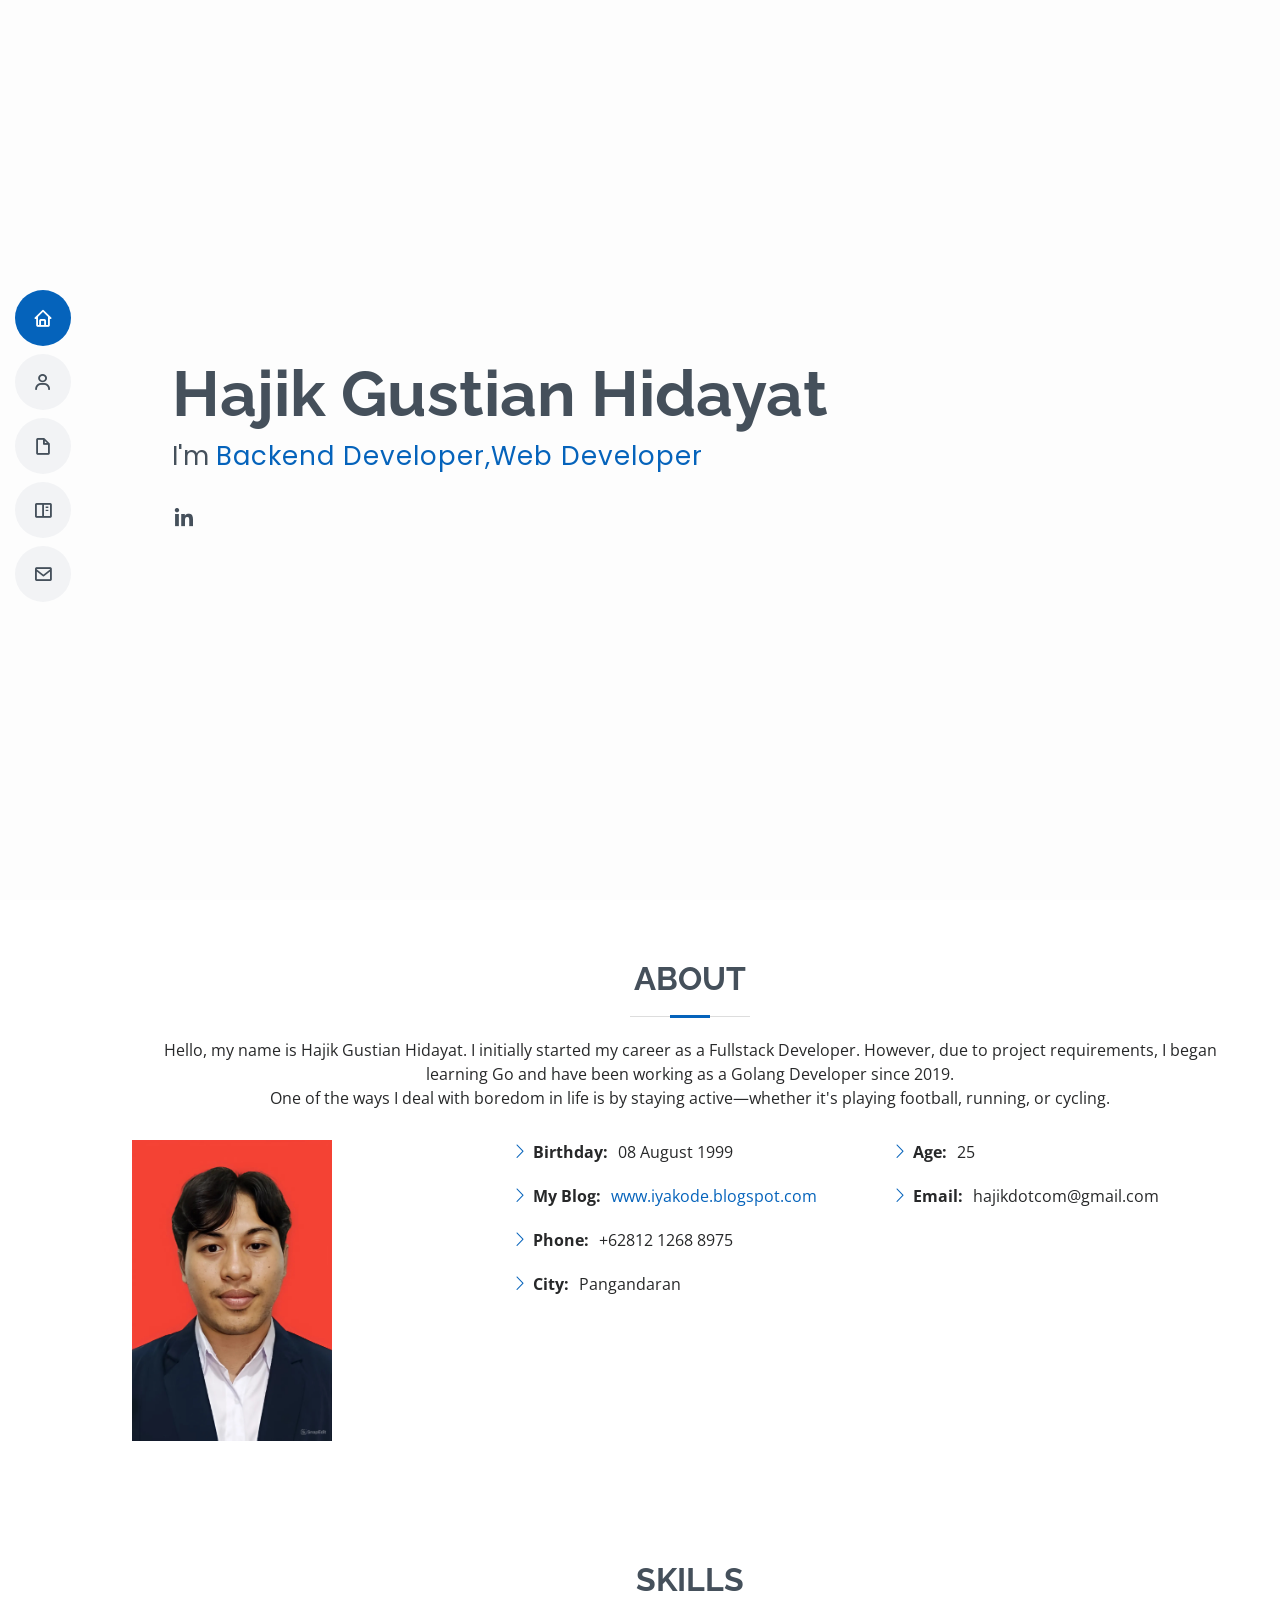
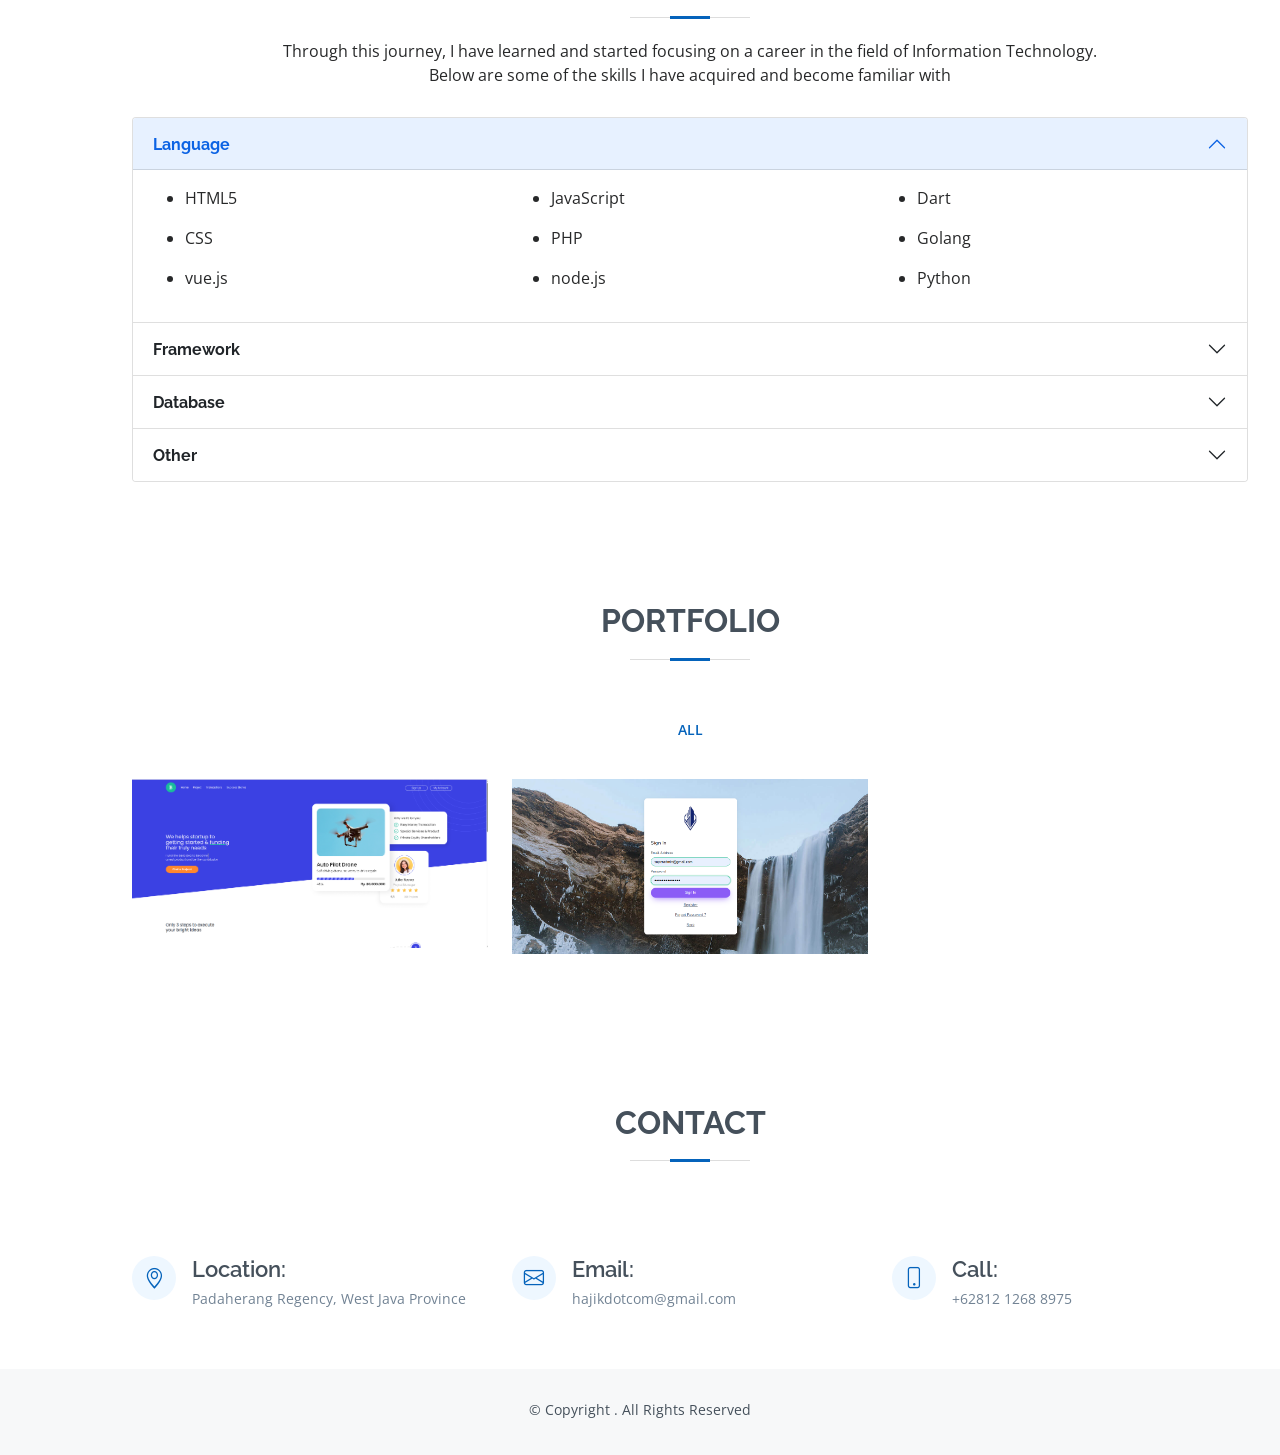
<file: index.html>
<!DOCTYPE html>
<html lang="en">
  <head>
    <meta charset="utf-8" />
    <meta content="width=device-width, initial-scale=1.0" name="viewport" />

    <title>Portofolio</title>
    <meta content="" name="description" />
    <meta content="" name="keywords" />

    <!-- Favicons -->
<!--     <link href="assets/img/favicon.png" rel="icon" />
    <link href="assets/img/apple-touch-icon.png" rel="apple-touch-icon" /> -->

    <!-- Google Fonts -->
    <link
      href="https://fonts.googleapis.com/css?family=Open+Sans:300,300i,400,400i,600,600i,700,700i|Raleway:300,300i,400,400i,500,500i,600,600i,700,700i|Poppins:300,300i,400,400i,500,500i,600,600i,700,700i"
      rel="stylesheet"
    />

    <!-- Vendor CSS Files -->
    <link href="assets/vendor/aos/aos.css" rel="stylesheet" />
    <link
      href="assets/vendor/bootstrap/css/bootstrap.min.css"
      rel="stylesheet"
    />
    <link
      href="assets/vendor/bootstrap-icons/bootstrap-icons.css"
      rel="stylesheet"
    />
    <link href="assets/vendor/boxicons/css/boxicons.min.css" rel="stylesheet" />
    <link
      href="assets/vendor/glightbox/css/glightbox.min.css"
      rel="stylesheet"
    />
    <link href="assets/vendor/swiper/swiper-bundle.min.css" rel="stylesheet" />

    <!-- Template Main CSS File -->
    <link href="assets/css/style.css" rel="stylesheet" />

    <!-- =======================================================
  * Template Name: MyResume - v4.6.0
  * Template URL: https://bootstrapmade.com/free-html-bootstrap-template-my-resume/
  * Author: BootstrapMade.com
  * License: https://bootstrapmade.com/license/
  ======================================================== -->
  </head>

  <body>
    <!-- ======= Mobile nav toggle button ======= -->
    <!-- <button type="button" class="mobile-nav-toggle d-xl-none"><i class="bi bi-list mobile-nav-toggle"></i></button> -->
    <i class="bi bi-list mobile-nav-toggle d-xl-none"></i>
    <!-- ======= Header ======= -->
    <header id="header" class="d-flex flex-column justify-content-center">
      <nav id="navbar" class="navbar nav-menu">
        <ul>
          <li>
            <a href="#hero" class="nav-link scrollto active"
              ><i class="bx bx-home"></i> <span>Home</span></a
            >
          </li>
          <li>
            <a href="#about" class="nav-link scrollto"
              ><i class="bx bx-user"></i> <span>About</span></a
            >
          </li>
          <li>
            <a href="#resume" class="nav-link scrollto"
              ><i class="bx bx-file-blank"></i> <span>Resume</span></a
            >
          </li>
          <li>
            <a href="#portfolio" class="nav-link scrollto"
              ><i class="bx bx-book-content"></i> <span>Portfolio</span></a
            >
          </li>
          <!-- <li><a href="#services" class="nav-link scrollto"><i class="bx bx-server"></i> <span>Services</span></a></li> -->
          <li>
            <a href="#contact" class="nav-link scrollto"
              ><i class="bx bx-envelope"></i> <span>Contact</span></a
            >
          </li>
        </ul>
      </nav>
      <!-- .nav-menu -->
    </header>
    <!-- End Header -->

    <!-- ======= Hero Section ======= -->
    <section id="hero" class="d-flex flex-column justify-content-center">
      <div class="container" data-aos="zoom-in" data-aos-delay="100">
        <h1>Hajik Gustian Hidayat</h1>
        <p>
          I'm
          <span class="" data-typed-items="Backend Developer, Web Developer">Backend Developer,Web Developer</span>
        </p>
        <div class="social-links">
          <!-- <a href="#" class="twitter"><i class="bx bxl-twitter"></i></a> -->
          <!-- <a href="#" class="facebook"><i class="bx bxl-facebook"></i></a> -->
          <!-- <a href="#" class="instagram"><i class="bx bxl-instagram"></i></a> -->
          <!-- <a href="#" class="google-plus"><i class="bx bxl-skype"></i></a> -->
          <a href="https://www.linkedin.com/in/hajik-gustian-hidayat-6ab575162/" class="linkedin"><i class="bx bxl-linkedin"></i></a>
        </div>
      </div>
    </section>
    <!-- End Hero -->

    <main id="main">
      <!-- ======= About Section ======= -->
      <section id="about" class="about">
        <div class="container" data-aos="fade-up">
          <div class="section-title">
            <h2>About</h2>
            <p>
             Hello, my name is Hajik Gustian Hidayat. I initially started my career as a Fullstack Developer. However, due to project requirements, I began learning Go and have been working as a Golang Developer since 2019. <br> One of the ways I deal with boredom in life is by staying active—whether it's playing football, running, or cycling.
            </p>
          </div>

          <div class="row">
            <div class="col-lg-4">
              <img src="assets/img/profil.jpg" class="img-fluid" alt="" style="max-width: 200px;" />
            </div>
            <div class="col-lg-8 pt-4 pt-lg-0 content">
              <!-- <h3>Web Developer.</h3>
              <p class="fst-italic">
                Lorem ipsum dolor sit amet, consectetur adipiscing elit, sed do
                eiusmod tempor incididunt ut labore et dolore magna aliqua.
              </p> -->
              <div class="row">
                <div class="col-lg-6">
                  <ul>
                    <li>
                      <i class="bi bi-chevron-right"></i>
                      <strong>Birthday:</strong> <span>08 August 1999</span>
                    </li>
                    <li>
                      <i class="bi bi-chevron-right"></i>
                      <strong>My Blog:</strong>
                      <span><a href="www.iyakode.blogspot.com">www.iyakode.blogspot.com</a></span>
                    </li>
                    <li>
                      <i class="bi bi-chevron-right"></i>
                      <strong>Phone:</strong> <span>+62812 1268 8975</span>
                    </li>
                    <li>
                      <i class="bi bi-chevron-right"></i>
                      <strong>City:</strong> <span>Pangandaran</span>
                    </li>
                  </ul>
                </div>
                <div class="col-lg-6">
                  <ul>
                    <li>
                      <i class="bi bi-chevron-right"></i> <strong>Age:</strong>
                      <span>25</span>
                    </li>
                    <!-- <li><i class="bi bi-chevron-right"></i> <strong>Degree:</strong> <span>Master</span></li> -->
                    <li>
                      <i class="bi bi-chevron-right"></i>
                      <strong>Email:</strong>
                      <span>hajikdotcom@gmail.com</span>
                    </li>
                  </ul>
                </div>
              </div>
            </div>
          </div>
        </div>
      </section>
      <!-- End About Section -->

      <!-- ======= Skills Section ======= -->
      <section id="skills" class="skills section-bg">
        <div class="container" data-aos="fade-up">
          <div class="section-title">
            <h2>Skills</h2>
            <p>
              Through this journey, I have learned and started focusing on a career in the field of Information Technology. <br>
              Below are some of the skills I have acquired and become familiar with
            </p>
          </div>

          <div class="row skills-content">
            <div class="col-lg-12">
              <div class="accordion" id="accordionPanelsStayOpenExample">
                <div class="accordion-item">
                  <h2 class="accordion-header">
                    <button class="accordion-button" type="button" data-bs-toggle="collapse" data-bs-target="#panelsStayOpen-collapseOne" aria-expanded="true" aria-controls="panelsStayOpen-collapseOne">
                      <strong>Language</strong>
                    </button>
                  </h2>
                  <div id="panelsStayOpen-collapseOne" class="accordion-collapse collapse show">
                    <div class="accordion-body">
                      <div class="row">
                        <div class="col-lg-4">
                          <ul><li>HTML5</li></ul>
                          <ul><li>CSS</li></ul>
                          <ul><li>vue.js</li></ul>
                        </div>
                        <div class="col-lg-4">
                          <ul><li>JavaScript</li></ul>
                          <ul><li>PHP</li></ul>
                          <ul><li>node.js</li></ul>
                        </div>
                        <div class="col-lg-4">
                          <ul><li>Dart</li></ul>
                          <ul><li>Golang</li></ul>
                          <ul><li>Python</li></ul>
                        </div>
                      </div>
                    </div>
                  </div>
                </div>
                <div class="accordion-item">
                  <h2 class="accordion-header">
                    <button class="accordion-button collapsed" type="button" data-bs-toggle="collapse" data-bs-target="#panelsStayOpen-collapseTwo" aria-expanded="false" aria-controls="panelsStayOpen-collapseTwo">
                      <strong>Framework</strong>
                    </button>
                  </h2>
                  <div id="panelsStayOpen-collapseTwo" class="accordion-collapse collapse">
                    <div class="accordion-body">
                      <div class="row">
                        <div class="col-lg-4">
                          <ul><li>Bootstrap</li></ul>
                          <ul><li>Tailwind</li></ul>
                          <ul><li>jQuery</li></ul>
                          <ul><li>Ajax</li></ul>
                          <ul><li>Nuxtjs</li></ul>
                        </div>
                        <div class="col-lg-4">
                          <ul><li>Laravel (PHP)</li></ul>
                          <ul><li>CodeIgniter (PHP)</li></ul>
                          <ul><li>Flutter (DART)</li></ul>
                        </div>
                        <div class="col-lg-4">
                          <ul><li>Echo  (Golang)</li></ul>
                          <ul><li>Fiber (Golang)</li></ul>
                          <ul><li>Beego (Golang)</li></ul>
                          <ul><li>Gin (Golang)</li></ul>
                        </div>
                      </div>
                    </div>
                  </div>
                </div>
                <div class="accordion-item">
                  <h2 class="accordion-header">
                    <button class="accordion-button collapsed" type="button" data-bs-toggle="collapse" data-bs-target="#panelsStayOpen-collapseThree" aria-expanded="false" aria-controls="panelsStayOpen-collapseThree">
                      <strong>Database</strong>
                    </button>
                  </h2>
                  <div id="panelsStayOpen-collapseThree" class="accordion-collapse collapse">
                    <div class="accordion-body">
                      <div class="row">
                        <div class="col-lg-4">
                          <ul><li>MySQL</li></ul>
                          <ul><li>PostgreSQL</li></ul>
                        </div>
                        <div class="col-lg-4">
                          <ul><li>SQL Server</li></ul>
                        </div>
                        <div class="col-lg-4">
                          <ul><li>SQLite</li></ul>
                          <ul><li>MongoDB</li></ul>
                        </div>
                      </div>
                    </div>
                  </div>
                </div>
                <div class="accordion-item">
                  <h2 class="accordion-header">
                    <button class="accordion-button collapsed" type="button" data-bs-toggle="collapse" data-bs-target="#panelsStayOpen-collapseFour" aria-expanded="false" aria-controls="panelsStayOpen-collapseFour">
                      <strong>Other</strong>
                    </button>
                  </h2>
                  <div id="panelsStayOpen-collapseFour" class="accordion-collapse collapse">
                    <div class="accordion-body">
                      <div class="row">
                        <div class="col-lg-4">
                          <ul><li>MVC</li></ul>
                          <ul><li>OOP</li></ul>
                          <ul><li>Github</li></ul>
                          <ul><li>Gitlab</li></ul>
                        </div>
                        <div class="col-lg-4">
                          <ul><li>Redis</li></ul>
                          <ul><li>JWT</li></ul>
                          <ul><li>Design Pattern</li></ul>
                          <ul><li>RabbitMQ</li></ul>
                          <ul><li>Kafka</li></ul>
                        </div>
                        <div class="col-lg-4">
                          <ul><li>New Relic</li></ul>
                          <ul><li>Linux</li></ul>
                          <ul><li>Scrum</li></ul>
                          <ul><li>Clean Architecture</li></ul>
                          <ul><li>Minio</li></ul>
                        </div>
                      </div>
                    </div>
                  </div>
                </div>
              </div>
            </div>

            <div class="col-lg-6">
              <!-- <div class="progress">
                <span class="skill">PHP <i class="val">75%</i></span>
                <div class="progress-bar-wrap">
                  <div
                    class="progress-bar"
                    role="progressbar"
                    aria-valuenow="75"
                    aria-valuemin="0"
                    aria-valuemax="100"
                  ></div>
                </div>
              </div>

              <div class="progress">
                <span class="skill">WordPress/CMS <i class="val">90%</i></span>
                <div class="progress-bar-wrap">
                  <div
                    class="progress-bar"
                    role="progressbar"
                    aria-valuenow="90"
                    aria-valuemin="0"
                    aria-valuemax="100"
                  ></div>
                </div>
              </div>

              <div class="progress">
                <span class="skill">Golang <i class="val">90%</i></span>
                <div class="progress-bar-wrap">
                  <div
                    class="progress-bar"
                    role="progressbar"
                    aria-valuenow="90"
                    aria-valuemin="0"
                    aria-valuemax="100"
                  ></div>
                </div>
              </div> -->
            </div>
          </div>
        </div>
      </section>
      <!-- End Skills Section -->

      <!-- ======= Resume Section ======= -->
      <!-- <section id="resume" class="resume">
        <div class="container" data-aos="fade-up">
          <div class="section-title">
            <h2>Resume</h2>
          </div>

          <div class="row">
            <div class="col-lg-6">
             
              <h3 class="resume-title">Education</h3>
              <div class="resume-item">
                <h4>Bachelor of Computer Science</h4>
                <h5>2020 - 2024</h5>
                <p><em>Universitas Al Azhar Indonesia</em></p>
                <p><em>Jakarta, Indonesia</em></p>
              </div>
            </div>
            <div class="col-lg-6">
              <h3 class="resume-title">Professional Experience</h3>
              <div class="resume-item">
                <h4>Golang Developer</h4>
                <p><b>Placement: PT. KB Finansia Multi Finance</b></p>
                <p>CV. INTEGRASI KARYA INDONESIA</p>
                <h5>2022 - 2025</h5>
                <p><em>East Java, Surabaya, Indonesia</em></p>
                <p>Develop new features and enhance existing ones in financial technology systems.</p>
                <p>As a Vendor for PT. KB Finansia Multi Finance</p>
                <ul>
                  <li>
                    Participate in backlog grooming discussions.
                  </li>
                  <li>
                    Collaborate in Scrum ceremonies.
                  </li>
                  <li>
                    Create and maintain API documentation.
                  </li>
                  <li>
                    Develop and integrate APIs.
                  </li>
                  <li>
                    Write clean and maintainable code.
                  </li>
                  <li>
                    Create and maintain Swagger documentation.
                  </li>
                  <li>
                    Write and execute unit tests.
                  </li>
                  <li>
                    Submit and review pull requests on GitHub.
                  </li>
                  <li>
                    Track issues and feedback from QA.
                  </li>
                  <li>
                    Coordinate with FE developers, QA, and the Product team when bugs, defects, or issues are found in testing or production environments.
                  </li>
                  <li>
                    Be on standby during the production deployment.
                  </li>
                </ul>
              </div>
              <div class="resume-item">
                <h4>Golang Developer</h4>
                <p><b>Placement: PT. KB Finansia Multi Finance</b></p>
                <p>CV. INTEGRASI KARYA INDONESIA</p>
                <h5>2022 - 2025</h5>
                <p><em>East Java, Surabaya, Indonesia</em></p>
                <p>Develop new features and enhance existing ones in financial technology systems.</p>
                <p>As a Vendor for PT. KB Finansia Multi Finance</p>
                <ul>
                  <li>
                    Participate in backlog grooming discussions.
                  </li>
                  <li>
                    Collaborate in Scrum ceremonies.
                  </li>
                  <li>
                    Create and maintain API documentation.
                  </li>
                  <li>
                    Develop and integrate APIs.
                  </li>
                  <li>
                    Write clean and maintainable code.
                  </li>
                  <li>
                    Create and maintain Swagger documentation.
                  </li>
                  <li>
                    Write and execute unit tests.
                  </li>
                  <li>
                    Submit and review pull requests on GitHub.
                  </li>
                  <li>
                    Track issues and feedback from QA.
                  </li>
                  <li>
                    Coordinate with FE developers, QA, and the Product team when bugs, defects, or issues are found in testing or production environments.
                  </li>
                  <li>
                    Be on standby during the production deployment.
                  </li>
                </ul>
              </div>
              <div class="resume-item">
                <h4>Backend Developer (Go & CMS PHP) </h4>
                <p><b>Placement: My Telkomsel</b></p>
                <p>PT. AKO MEDIA ASIA</p>
                <h5>2022 - 2022</h5>
                <p><em>Jakarta, Jakarta Raya, Indonesia </em></p>
                <ul>
                  <li>
                    Develop and integrate RESTful APIs
                  </li>
                  <li>
                    Design sequence diagram
                  </li>
                  <li>
                    Implementation of figma design during development
                  </li>
                  <li>
                    Develop features using CMS PHP
                  </li>
                  <li>
                    Deploy project using docker to environment develop and testing.
                  </li>
                </ul>
              </div>
              <div class="resume-item">
                <h4>FullStack Developer</h4>
                <p>PT. LIBYTE TEKNOLOGI INDONESIA</p>
                <h5>2019 - 2021</h5>
                <p><em>Jl. Rose Garden 5, Bekasi City, Jawa Barat</em></p>
                <ul>
                  <li>
                    Analyze the system needs of customers
                  </li>
                  <li>
                    Created diagrams to support development needs, including ERD, DFD, and activity diagrams.
                  </li>
                  <li>
                    Build an application, as will be a product in the company
                  </li>
                  <li>
                    Develop some product applications, Which have been built according to the customer's needs.
                  </li>
                  <li>
                    Maintenance absent reader PT.Astra Honda Motor
                  </li>
                  <li>
                    Designed and developed RESTful APIs, and implemented user-facing frontend components.
                  </li>
                  <li>
                    Coordinate with QA, and the Product team when bugs, defects, or issues are found in testing or production environments.
                  </li>
                </ul>
              </div>
              <div class="resume-item">
                <h4>Web Developer</h4>
                <p>PT. ERA KUALITAS INDONESIA</p>
                <h5>2018 - 2019</h5>
                <p><em>Jl. Rose Garden 5, Bekasi City, Jawa Barat</em></p>
                <ul>
                  <li>
                    Develop ORS using native php programming language
                  </li>
                  <li>
                    Develop the document system using Laravel framework
                  </li>
                  <li>
                    Developing e-learning for one of the universities in Jakarta using  Framework Laravel
                  </li>
                </ul>
              </div>
              <div class="resume-item">
                <h4>Web Developer</h4>
                <p>CV. INTEGRITAS VISI INDONESIA</p>
                <h5>2018 - 2018</h5>
                <p><em>Palmerah, West Jakarta</em></p>
                <ul>
                  <li>
                    Create company profile website using Laravel framework
                  </li>
                  <li>
                    Create a mobile rental website using Laravel framework
                  </li>
                </ul>
              </div>
            </div>
          </div>
        </div>
      </section> -->
      <!-- End Resume Section -->

      <!-- ======= Portfolio Section ======= -->
      <section id="portfolio" class="portfolio section-bg">
        <div class="container" data-aos="fade-up">
          <div class="section-title">
            <h2>Portfolio</h2>
          </div>

          <div class="row">
            <div
              class="col-lg-12 d-flex justify-content-center"
              data-aos="fade-up"
              data-aos-delay="100"
            >
              <ul id="portfolio-flters">
                <li data-filter="*" class="filter-active">All</li>
                <!-- <li data-filter=".filter-app">App</li>
                <li data-filter=".filter-card">Card</li>
                <li data-filter=".filter-web">Web</li> -->
              </ul>
            </div>
          </div>

          <div
            class="row portfolio-container"
            data-aos="fade-up"
            data-aos-delay="200"
          >
            <div class="col-lg-4 col-md-6 portfolio-item filter-app">
              <div class="portfolio-wrap">
                <img
                  src="assets/img/portfolio/crowdfunding/crowdfunding-dashboard.png"
                  class="img-fluid"
                  alt=""
                />
                <div class="portfolio-info">
                  <h4>Crowdfunding</h4>
                  <p>Web</p>
                  <div class="portfolio-links">
                    <a
                      href="assets/img/portfolio/crowdfunding/crowdfunding-dashboard.png"
                      data-gallery="portfolioGallery"
                      class="portfolio-lightbox"
                      title="App 1"
                      ><i class="bx bx-plus"></i
                    ></a>
                    <a
                      href="portofolio-crowdfunding-details.html"
                      class="portfolio-details-lightbox"
                      data-glightbox="type: external"
                      title="Portfolio Details"
                      ><i class="bx bx-link"></i
                    ></a>
                  </div>
                </div>
              </div>
            </div>

            <div class="col-lg-4 col-md-6 portfolio-item filter-web">
              <div class="portfolio-wrap">
                <img
                  src="assets/img/portfolio/invetory_system/login.png"
                  class="img-fluid"
                  alt=""
                />
                <div class="portfolio-info">
                  <h4>Inventory System</h4>
                  <p>Web</p>
                  <div class="portfolio-links">
                    <a
                      href="assets/img/portfolio/invetory_system/login.png"
                      data-gallery="portfolioGallery"
                      class="portfolio-lightbox"
                      title="Inventory System"
                      ><i class="bx bx-plus"></i
                    ></a>
                    <a
                      href="portofolio-inventorysys-details.html"
                      class="portfolio-details-lightbox"
                      data-glightbox="type: external"
                      title="Portfolio Details"
                      ><i class="bx bx-link"></i
                    ></a>
                  </div>
                </div>
              </div>
            </div>

            
            <!-- <div class="col-lg-4 col-md-6 portfolio-item filter-app">
              <div class="portfolio-wrap">
                <img
                  src="assets/img/portfolio/portfolio-3.jpg"
                  class="img-fluid"
                  alt=""
                />
                <div class="portfolio-info">
                  <h4>App 2</h4>
                  <p>App</p>
                  <div class="portfolio-links">
                    <a
                      href="assets/img/portfolio/portfolio-3.jpg"
                      data-gallery="portfolioGallery"
                      class="portfolio-lightbox"
                      title="App 2"
                      ><i class="bx bx-plus"></i
                    ></a>
                    <a
                      href="portfolio-details.html"
                      class="portfolio-details-lightbox"
                      data-glightbox="type: external"
                      title="Portfolio Details"
                      ><i class="bx bx-link"></i
                    ></a>
                  </div>
                </div>
              </div>
            </div> -->

            <!-- <div class="col-lg-4 col-md-6 portfolio-item filter-card">
              <div class="portfolio-wrap">
                <img
                  src="assets/img/portfolio/portfolio-4.jpg"
                  class="img-fluid"
                  alt=""
                />
                <div class="portfolio-info">
                  <h4>Card 2</h4>
                  <p>Card</p>
                  <div class="portfolio-links">
                    <a
                      href="assets/img/portfolio/portfolio-4.jpg"
                      data-gallery="portfolioGallery"
                      class="portfolio-lightbox"
                      title="Card 2"
                      ><i class="bx bx-plus"></i
                    ></a>
                    <a
                      href="portfolio-details.html"
                      class="portfolio-details-lightbox"
                      data-glightbox="type: external"
                      title="Portfolio Details"
                      ><i class="bx bx-link"></i
                    ></a>
                  </div>
                </div>
              </div>
            </div> -->

            <!-- <div class="col-lg-4 col-md-6 portfolio-item filter-web">
              <div class="portfolio-wrap">
                <img
                  src="assets/img/portfolio/portfolio-5.jpg"
                  class="img-fluid"
                  alt=""
                />
                <div class="portfolio-info">
                  <h4>Web 2</h4>
                  <p>Web</p>
                  <div class="portfolio-links">
                    <a
                      href="assets/img/portfolio/portfolio-5.jpg"
                      data-gallery="portfolioGallery"
                      class="portfolio-lightbox"
                      title="Web 2"
                      ><i class="bx bx-plus"></i
                    ></a>
                    <a
                      href="portfolio-details.html"
                      class="portfolio-details-lightbox"
                      data-glightbox="type: external"
                      title="Portfolio Details"
                      ><i class="bx bx-link"></i
                    ></a>
                  </div>
                </div>
              </div>
            </div> -->

            <!-- <div class="col-lg-4 col-md-6 portfolio-item filter-app">
              <div class="portfolio-wrap">
                <img
                  src="assets/img/portfolio/portfolio-6.jpg"
                  class="img-fluid"
                  alt=""
                />
                <div class="portfolio-info">
                  <h4>App 3</h4>
                  <p>App</p>
                  <div class="portfolio-links">
                    <a
                      href="assets/img/portfolio/portfolio-6.jpg"
                      data-gallery="portfolioGallery"
                      class="portfolio-lightbox"
                      title="App 3"
                      ><i class="bx bx-plus"></i
                    ></a>
                    <a
                      href="portfolio-details.html"
                      class="portfolio-details-lightbox"
                      data-glightbox="type: external"
                      title="Portfolio Details"
                      ><i class="bx bx-link"></i
                    ></a>
                  </div>
                </div>
              </div>
            </div> -->

            <!-- <div class="col-lg-4 col-md-6 portfolio-item filter-card">
              <div class="portfolio-wrap">
                <img
                  src="assets/img/portfolio/portfolio-7.jpg"
                  class="img-fluid"
                  alt=""
                />
                <div class="portfolio-info">
                  <h4>Card 1</h4>
                  <p>Card</p>
                  <div class="portfolio-links">
                    <a
                      href="assets/img/portfolio/portfolio-7.jpg"
                      data-gallery="portfolioGallery"
                      class="portfolio-lightbox"
                      title="Card 1"
                      ><i class="bx bx-plus"></i
                    ></a>
                    <a
                      href="portfolio-details.html"
                      class="portfolio-details-lightbox"
                      data-glightbox="type: external"
                      title="Portfolio Details"
                      ><i class="bx bx-link"></i
                    ></a>
                  </div>
                </div>
              </div>
            </div> -->

            <!-- <div class="col-lg-4 col-md-6 portfolio-item filter-card">
              <div class="portfolio-wrap">
                <img
                  src="assets/img/portfolio/portfolio-8.jpg"
                  class="img-fluid"
                  alt=""
                />
                <div class="portfolio-info">
                  <h4>Card 3</h4>
                  <p>Card</p>
                  <div class="portfolio-links">
                    <a
                      href="assets/img/portfolio/portfolio-8.jpg"
                      data-gallery="portfolioGallery"
                      class="portfolio-lightbox"
                      title="Card 3"
                      ><i class="bx bx-plus"></i
                    ></a>
                    <a
                      href="portfolio-details.html"
                      class="portfolio-details-lightbox"
                      data-glightbox="type: external"
                      title="Portfolio Details"
                      ><i class="bx bx-link"></i
                    ></a>
                  </div>
                </div>
              </div>
            </div> -->

            <!-- <div class="col-lg-4 col-md-6 portfolio-item filter-web">
              <div class="portfolio-wrap">
                <img
                  src="assets/img/portfolio/portfolio-9.jpg"
                  class="img-fluid"
                  alt=""
                />
                <div class="portfolio-info">
                  <h4>Web 3</h4>
                  <p>Web</p>
                  <div class="portfolio-links">
                    <a
                      href="assets/img/portfolio/portfolio-9.jpg"
                      data-gallery="portfolioGallery"
                      class="portfolio-lightbox"
                      title="Web 3"
                      ><i class="bx bx-plus"></i
                    ></a>
                    <a
                      href="portfolio-details.html"
                      class="portfolio-details-lightbox"
                      data-glightbox="type: external"
                      title="Portfolio Details"
                      ><i class="bx bx-link"></i
                    ></a>
                  </div>
                </div>
              </div>
            </div>  -->
          </div>
        </div>
      </section>
      <!-- End Portfolio Section -->

      <!-- ======= Contact Section ======= -->
      <section id="contact" class="contact">
        <div class="container" data-aos="fade-up">
          <div class="section-title">
            <h2>Contact</h2>
          </div>

          <div class="row mt-1">

            <div class="col-lg-4">
              <div class="info">
                <div class="email">
                  <i class="bi bi-geo-alt"></i>
                  <h4>Location:</h4>
                  <p>Padaherang Regency, West Java Province</p>
                </div>
              </div>
            </div>
            <div class="col-lg-4">
              <div class="info">
                <div class="email">
                  <i class="bi bi-envelope"></i>
                  <h4>Email:</h4>
                  <p>hajikdotcom@gmail.com</p>
                </div>
              </div>
            </div>

            <div class="col-lg-4">
              <div class="info">
                <div class="phone">
                  <i class="bi bi-phone"></i>
                  <h4>Call:</h4>
                  <p>+62812 1268 8975</p>
                </div>
              </div>
            </div>
          </div>
        </div>
      </section>
      <!-- End Contact Section -->
    </main>
    <!-- End #main -->

    <!-- ======= Footer ======= -->
    <footer id="footer">
      <div class="container">
        <div class="copyright">
          &copy; Copyright . All Rights Reserved
        </div>
        <div class="credits">
          <!-- All the links in the footer should remain intact. -->
          <!-- You can delete the links only if you purchased the pro version. -->
          <!-- Licensing information: [license-url] -->
          <!-- Purchase the pro version with working PHP/AJAX contact form: https://bootstrapmade.com/free-html-bootstrap-template-my-resume/ -->
        </div>
      </div>
    </footer>
    <!-- End Footer -->

    <div id="preloader"></div>
    <a
      href="#"
      class="back-to-top d-flex align-items-center justify-content-center"
      ><i class="bi bi-arrow-up-short"></i
    ></a>

    <!-- Vendor JS Files -->
    <script src="assets/vendor/aos/aos.js"></script>
    <script src="assets/vendor/bootstrap/js/bootstrap.bundle.min.js"></script>
    <script src="assets/vendor/glightbox/js/glightbox.min.js"></script>
    <script src="assets/vendor/isotope-layout/isotope.pkgd.min.js"></script>
    <script src="assets/vendor/php-email-form/validate.js"></script>
    <script src="assets/vendor/purecounter/purecounter.js"></script>
    <script src="assets/vendor/swiper/swiper-bundle.min.js"></script>
    <script src="assets/vendor/typed.js/typed.min.js"></script>
    <script src="assets/vendor/waypoints/noframework.waypoints.js"></script>

    <!-- Template Main JS File -->
    <script src="assets/js/main.js"></script>
  </body>
</html>
</file>
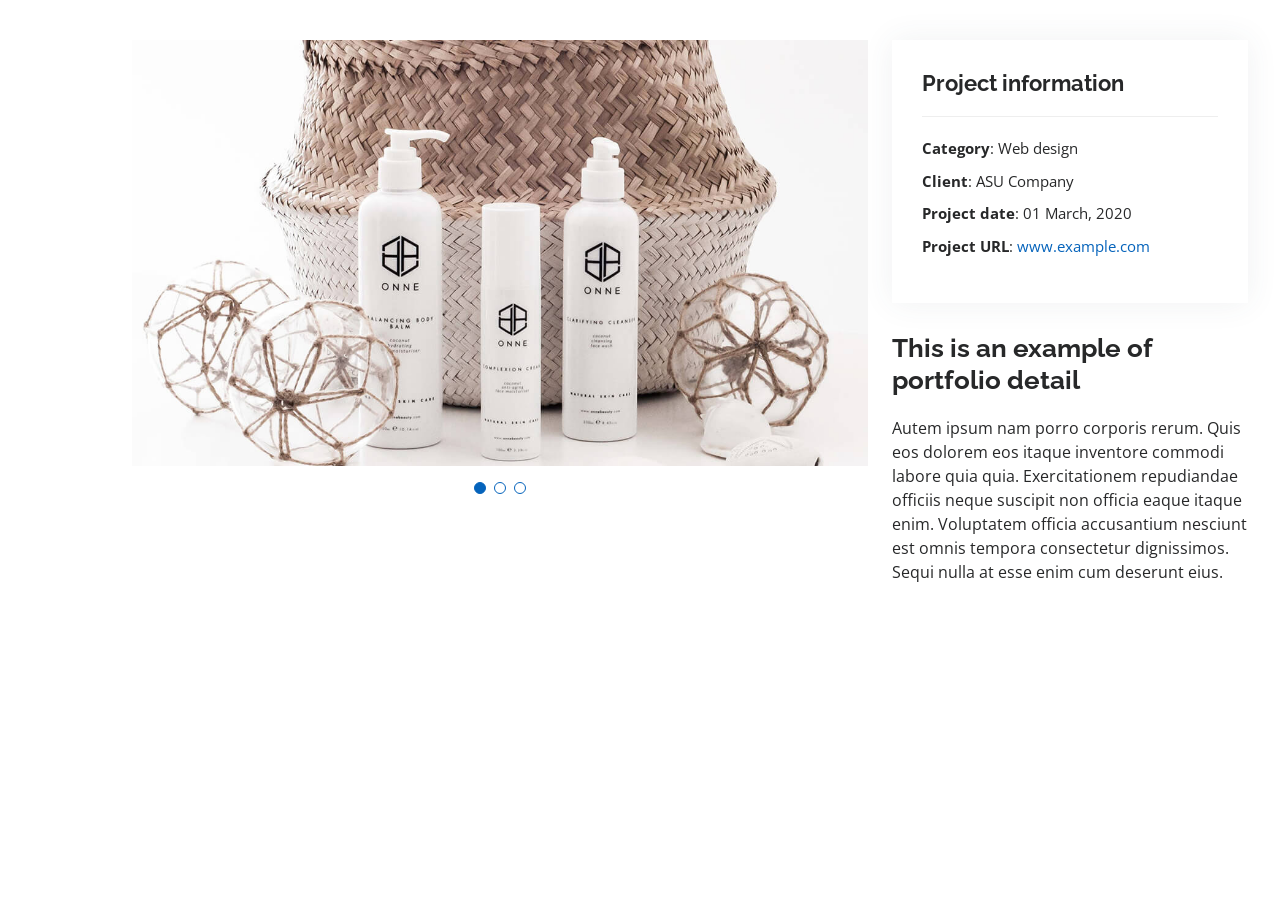
<file: portfolio-details.html>
<!DOCTYPE html>
<html lang="en">

<head>
  <meta charset="utf-8">
  <meta content="width=device-width, initial-scale=1.0" name="viewport">

  <title>Portfolio Details - Personal Bootstrap Template</title>
  <meta content="" name="description">
  <meta content="" name="keywords">

  <!-- Favicons -->
  <link href="assets/img/favicon.png" rel="icon">
  <link href="assets/img/apple-touch-icon.png" rel="apple-touch-icon">

  <!-- Google Fonts -->
  <link href="https://fonts.googleapis.com/css?family=Open+Sans:300,300i,400,400i,600,600i,700,700i|Raleway:300,300i,400,400i,500,500i,600,600i,700,700i|Poppins:300,300i,400,400i,500,500i,600,600i,700,700i" rel="stylesheet">

  <!-- Vendor CSS Files -->
  <link href="assets/vendor/aos/aos.css" rel="stylesheet">
  <link href="assets/vendor/bootstrap/css/bootstrap.min.css" rel="stylesheet">
  <link href="assets/vendor/bootstrap-icons/bootstrap-icons.css" rel="stylesheet">
  <link href="assets/vendor/boxicons/css/boxicons.min.css" rel="stylesheet">
  <link href="assets/vendor/glightbox/css/glightbox.min.css" rel="stylesheet">
  <link href="assets/vendor/swiper/swiper-bundle.min.css" rel="stylesheet">

  <!-- Template Main CSS File -->
  <link href="assets/css/style.css" rel="stylesheet">

  <!-- =======================================================
  * Template Name: MyResume - v4.6.0
  * Template URL: https://bootstrapmade.com/free-html-bootstrap-template-my-resume/
  * Author: BootstrapMade.com
  * License: https://bootstrapmade.com/license/
  ======================================================== -->
</head>

<body>

  <main id="main">

    <!-- ======= Portfolio Details Section ======= -->
    <section id="portfolio-details" class="portfolio-details">
      <div class="container">

        <div class="row gy-4">

          <div class="col-lg-8">
            <div class="portfolio-details-slider swiper">
              <div class="swiper-wrapper align-items-center">

                <div class="swiper-slide">
                  <img src="assets/img/portfolio/portfolio-details-1.jpg" alt="">
                </div>

                <div class="swiper-slide">
                  <img src="assets/img/portfolio/portfolio-details-2.jpg" alt="">
                </div>

                <div class="swiper-slide">
                  <img src="assets/img/portfolio/portfolio-details-3.jpg" alt="">
                </div>

              </div>
              <div class="swiper-pagination"></div>
            </div>
          </div>

          <div class="col-lg-4">
            <div class="portfolio-info">
              <h3>Project information</h3>
              <ul>
                <li><strong>Category</strong>: Web design</li>
                <li><strong>Client</strong>: ASU Company</li>
                <li><strong>Project date</strong>: 01 March, 2020</li>
                <li><strong>Project URL</strong>: <a href="#">www.example.com</a></li>
              </ul>
            </div>
            <div class="portfolio-description">
              <h2>This is an example of portfolio detail</h2>
              <p>
                Autem ipsum nam porro corporis rerum. Quis eos dolorem eos itaque inventore commodi labore quia quia. Exercitationem repudiandae officiis neque suscipit non officia eaque itaque enim. Voluptatem officia accusantium nesciunt est omnis tempora consectetur dignissimos. Sequi nulla at esse enim cum deserunt eius.
              </p>
            </div>
          </div>

        </div>

      </div>
    </section><!-- End Portfolio Details Section -->

  </main><!-- End #main -->

  <div id="preloader"></div>
  <a href="#" class="back-to-top d-flex align-items-center justify-content-center"><i class="bi bi-arrow-up-short"></i></a>

  <!-- Vendor JS Files -->
  <script src="assets/vendor/aos/aos.js"></script>
  <script src="assets/vendor/bootstrap/js/bootstrap.bundle.min.js"></script>
  <script src="assets/vendor/glightbox/js/glightbox.min.js"></script>
  <script src="assets/vendor/isotope-layout/isotope.pkgd.min.js"></script>
  <script src="assets/vendor/php-email-form/validate.js"></script>
  <script src="assets/vendor/purecounter/purecounter.js"></script>
  <script src="assets/vendor/swiper/swiper-bundle.min.js"></script>
  <script src="assets/vendor/typed.js/typed.min.js"></script>
  <script src="assets/vendor/waypoints/noframework.waypoints.js"></script>

  <!-- Template Main JS File -->
  <script src="assets/js/main.js"></script>

</body>

</html>
</file>
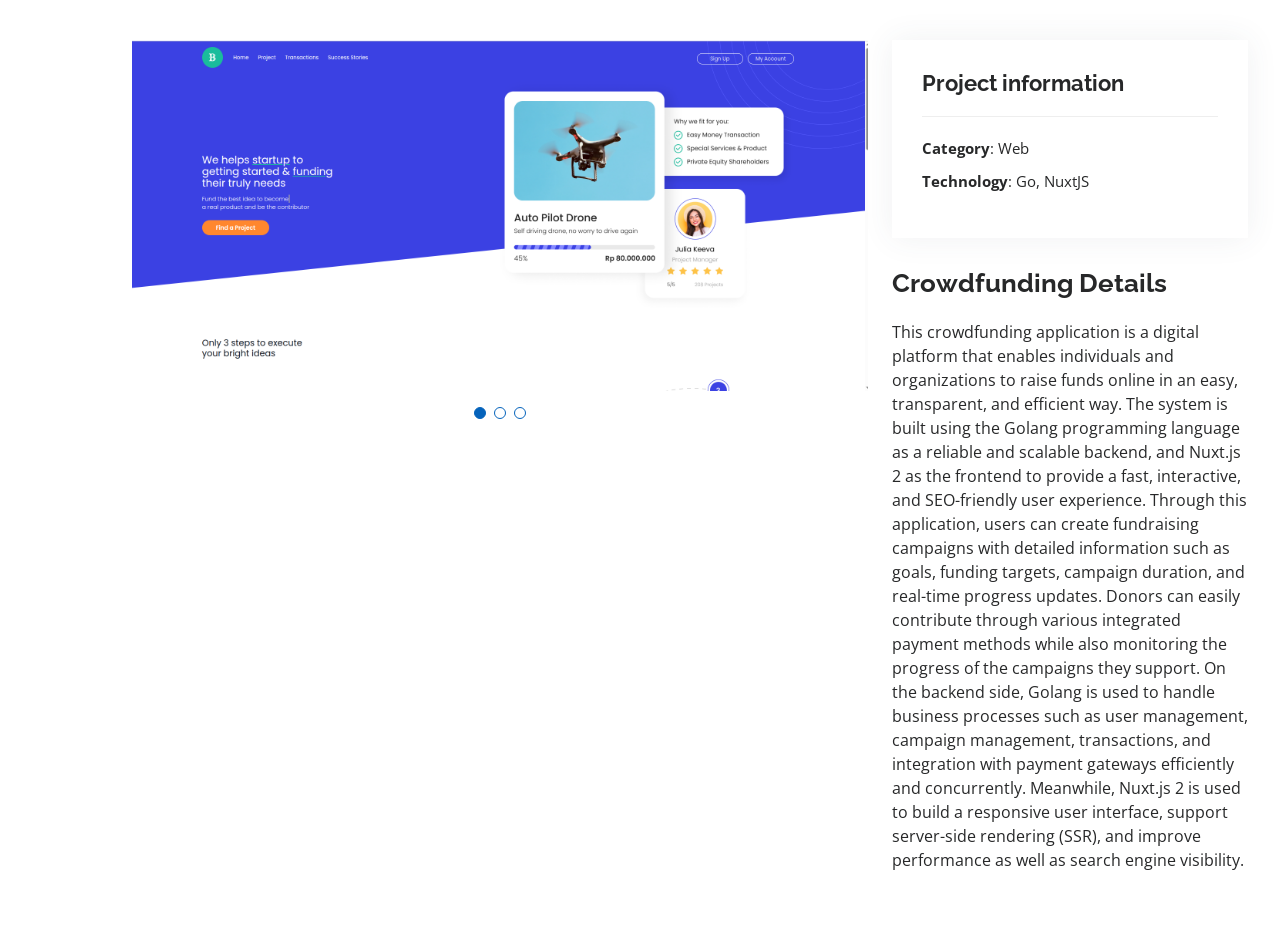
<file: portofolio-crowdfunding-details.html>
<!DOCTYPE html>
<html lang="en">

<head>
  <meta charset="utf-8">
  <meta content="width=device-width, initial-scale=1.0" name="viewport">

  <title>Portfolio Details</title>
  <meta content="" name="description">
  <meta content="" name="keywords">

  <!-- Favicons -->
  <link href="assets/img/favicon.png" rel="icon">
  <link href="assets/img/apple-touch-icon.png" rel="apple-touch-icon">

  <!-- Google Fonts -->
  <link href="https://fonts.googleapis.com/css?family=Open+Sans:300,300i,400,400i,600,600i,700,700i|Raleway:300,300i,400,400i,500,500i,600,600i,700,700i|Poppins:300,300i,400,400i,500,500i,600,600i,700,700i" rel="stylesheet">

  <!-- Vendor CSS Files -->
  <link href="assets/vendor/aos/aos.css" rel="stylesheet">
  <link href="assets/vendor/bootstrap/css/bootstrap.min.css" rel="stylesheet">
  <link href="assets/vendor/bootstrap-icons/bootstrap-icons.css" rel="stylesheet">
  <link href="assets/vendor/boxicons/css/boxicons.min.css" rel="stylesheet">
  <link href="assets/vendor/glightbox/css/glightbox.min.css" rel="stylesheet">
  <link href="assets/vendor/swiper/swiper-bundle.min.css" rel="stylesheet">

  <!-- Template Main CSS File -->
  <link href="assets/css/style.css" rel="stylesheet">

  <!-- =======================================================
  * Template Name: MyResume - v4.6.0
  * Template URL: https://bootstrapmade.com/free-html-bootstrap-template-my-resume/
  * Author: BootstrapMade.com
  * License: https://bootstrapmade.com/license/
  ======================================================== -->
</head>

<body>

  <main id="main">

    <!-- ======= Portfolio Details Section ======= -->
    <section id="portfolio-details" class="portfolio-details">
      <div class="container">

        <div class="row gy-4">

          <div class="col-lg-8">
            <div class="portfolio-details-slider swiper">
              <div class="swiper-wrapper align-items-center">

                <div class="swiper-slide">
                  <img src="assets/img/portfolio/crowdfunding/crowdfunding-dashboard.png" alt="">
                </div>

                <div class="swiper-slide">
                  <img src="assets/img/portfolio/crowdfunding/login.png" alt="">
                </div>

                <div class="swiper-slide">
                  <img src="assets/img/portfolio/crowdfunding/register.png" alt="">
                </div>

              </div>
              <div class="swiper-pagination"></div>
            </div>
          </div>

          <div class="col-lg-4">
            <div class="portfolio-info">
              <h3>Project information</h3>
              <ul>
                <li><strong>Category</strong>: Web</li>
                <li><strong>Technology</strong>: Go, NuxtJS</li>
                <!-- <li><strong>Client</strong>: ASU Company</li>
                <li><strong>Project date</strong>: 01 March, 2020</li> -->
                <!-- <li><strong>Project URL</strong>: <a href="#">www.example.com</a></li> -->
              </ul>
            </div>
            <div class="portfolio-description">
              <h2>Crowdfunding Details</h2>
              <p>
                This crowdfunding application is a digital platform that enables individuals and organizations to raise funds online in an easy, transparent, and efficient way. The system is built using the Golang programming language as a reliable and scalable backend, and Nuxt.js 2 as the frontend to provide a fast, interactive, and SEO-friendly user experience.

                Through this application, users can create fundraising campaigns with detailed information such as goals, funding targets, campaign duration, and real-time progress updates. Donors can easily contribute through various integrated payment methods while also monitoring the progress of the campaigns they support.

                On the backend side, Golang is used to handle business processes such as user management, campaign management, transactions, and integration with payment gateways efficiently and concurrently. Meanwhile, Nuxt.js 2 is used to build a responsive user interface, support server-side rendering (SSR), and improve performance as well as search engine visibility.
              </p>
            </div>
          </div>

        </div>

      </div>
    </section><!-- End Portfolio Details Section -->

  </main><!-- End #main -->

  <div id="preloader"></div>
  <a href="#" class="back-to-top d-flex align-items-center justify-content-center"><i class="bi bi-arrow-up-short"></i></a>

  <!-- Vendor JS Files -->
  <script src="assets/vendor/aos/aos.js"></script>
  <script src="assets/vendor/bootstrap/js/bootstrap.bundle.min.js"></script>
  <script src="assets/vendor/glightbox/js/glightbox.min.js"></script>
  <script src="assets/vendor/isotope-layout/isotope.pkgd.min.js"></script>
  <script src="assets/vendor/php-email-form/validate.js"></script>
  <script src="assets/vendor/purecounter/purecounter.js"></script>
  <script src="assets/vendor/swiper/swiper-bundle.min.js"></script>
  <script src="assets/vendor/typed.js/typed.min.js"></script>
  <script src="assets/vendor/waypoints/noframework.waypoints.js"></script>

  <!-- Template Main JS File -->
  <script src="assets/js/main.js"></script>

</body>

</html>
</file>
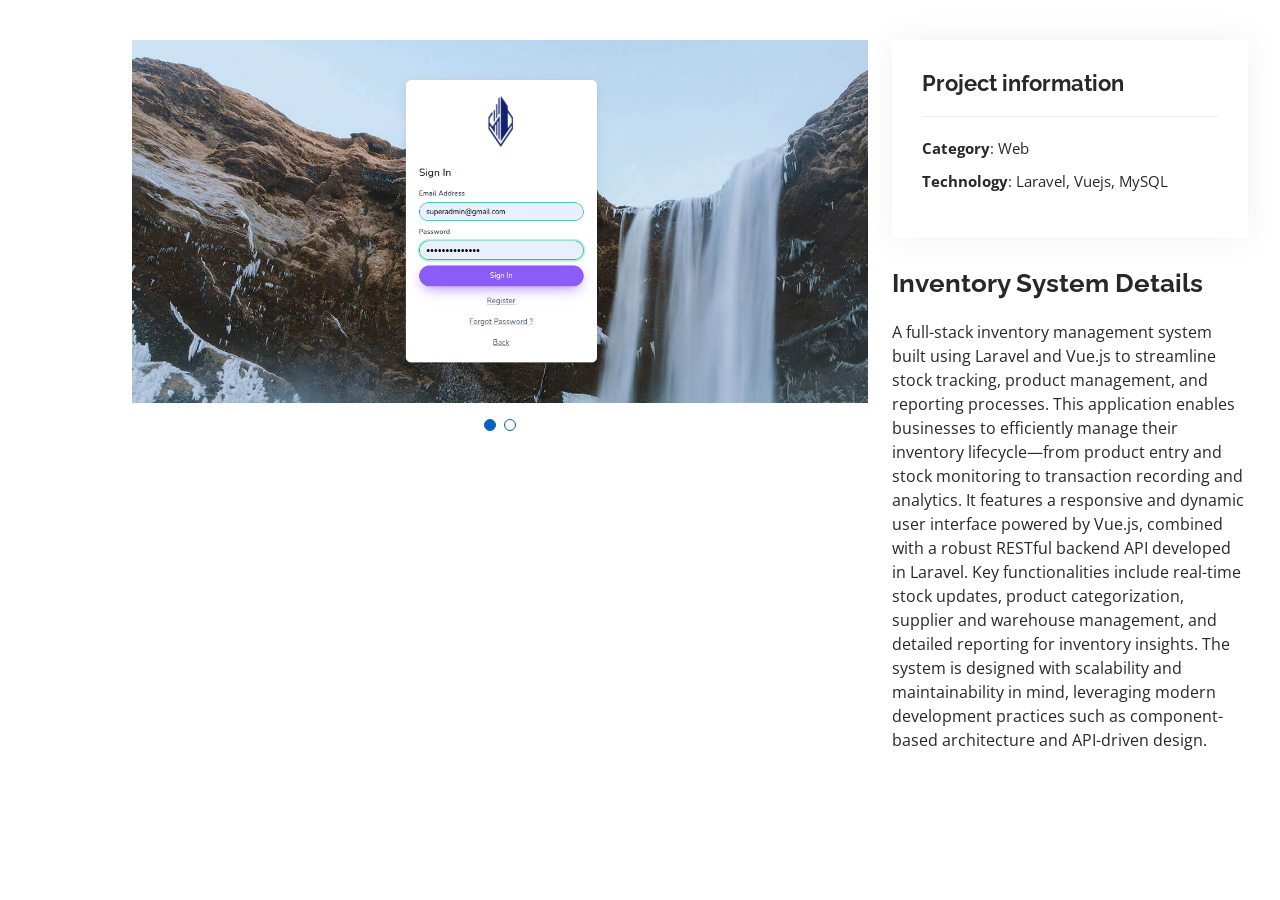
<file: portofolio-inventorysys-details.html>
<!DOCTYPE html>
<html lang="en">

<head>
  <meta charset="utf-8">
  <meta content="width=device-width, initial-scale=1.0" name="viewport">

  <title>Portfolio Details</title>
  <meta content="" name="description">
  <meta content="" name="keywords">

  <!-- Favicons -->
  <link href="assets/img/favicon.png" rel="icon">
  <link href="assets/img/apple-touch-icon.png" rel="apple-touch-icon">

  <!-- Google Fonts -->
  <link href="https://fonts.googleapis.com/css?family=Open+Sans:300,300i,400,400i,600,600i,700,700i|Raleway:300,300i,400,400i,500,500i,600,600i,700,700i|Poppins:300,300i,400,400i,500,500i,600,600i,700,700i" rel="stylesheet">

  <!-- Vendor CSS Files -->
  <link href="assets/vendor/aos/aos.css" rel="stylesheet">
  <link href="assets/vendor/bootstrap/css/bootstrap.min.css" rel="stylesheet">
  <link href="assets/vendor/bootstrap-icons/bootstrap-icons.css" rel="stylesheet">
  <link href="assets/vendor/boxicons/css/boxicons.min.css" rel="stylesheet">
  <link href="assets/vendor/glightbox/css/glightbox.min.css" rel="stylesheet">
  <link href="assets/vendor/swiper/swiper-bundle.min.css" rel="stylesheet">

  <!-- Template Main CSS File -->
  <link href="assets/css/style.css" rel="stylesheet">

  <!-- =======================================================
  * Template Name: MyResume - v4.6.0
  * Template URL: https://bootstrapmade.com/free-html-bootstrap-template-my-resume/
  * Author: BootstrapMade.com
  * License: https://bootstrapmade.com/license/
  ======================================================== -->
</head>

<body>

  <main id="main">

    <!-- ======= Portfolio Details Section ======= -->
    <section id="portfolio-details" class="portfolio-details">
      <div class="container">

        <div class="row gy-4">

          <div class="col-lg-8">
            <div class="portfolio-details-slider swiper">
              <div class="swiper-wrapper align-items-center">

                <div class="swiper-slide">
                  <img src="assets/img/portfolio/invetory_system/login.png" alt="">
                </div>

                <div class="swiper-slide">
                  <img src="assets/img/portfolio/invetory_system/create.png" alt="">
                </div>

              </div>
              <div class="swiper-pagination"></div>
            </div>
          </div>

          <div class="col-lg-4">
            <div class="portfolio-info">
              <h3>Project information</h3>
              <ul>
                <li><strong>Category</strong>: Web</li>
                <li><strong>Technology</strong>: Laravel, Vuejs, MySQL</li>
                <!-- <li><strong>Client</strong>: ASU Company</li>
                <li><strong>Project date</strong>: 01 March, 2020</li> -->
                <!-- <li><strong>Project URL</strong>: <a href="#">www.example.com</a></li> -->
              </ul>
            </div>
            <div class="portfolio-description">
              <h2>Inventory System Details</h2>
              <p>
                A full-stack inventory management system built using Laravel and Vue.js to streamline stock tracking, product management, and reporting processes.

                This application enables businesses to efficiently manage their inventory lifecycle—from product entry and stock monitoring to transaction recording and analytics. It features a responsive and dynamic user interface powered by Vue.js, combined with a robust RESTful backend API developed in Laravel.

                Key functionalities include real-time stock updates, product categorization, supplier and warehouse management, and detailed reporting for inventory insights. The system is designed with scalability and maintainability in mind, leveraging modern development practices such as component-based architecture and API-driven design.
              </p>
            </div>
          </div>

        </div>

      </div>
    </section><!-- End Portfolio Details Section -->

  </main><!-- End #main -->

  <div id="preloader"></div>
  <a href="#" class="back-to-top d-flex align-items-center justify-content-center"><i class="bi bi-arrow-up-short"></i></a>

  <!-- Vendor JS Files -->
  <script src="assets/vendor/aos/aos.js"></script>
  <script src="assets/vendor/bootstrap/js/bootstrap.bundle.min.js"></script>
  <script src="assets/vendor/glightbox/js/glightbox.min.js"></script>
  <script src="assets/vendor/isotope-layout/isotope.pkgd.min.js"></script>
  <script src="assets/vendor/php-email-form/validate.js"></script>
  <script src="assets/vendor/purecounter/purecounter.js"></script>
  <script src="assets/vendor/swiper/swiper-bundle.min.js"></script>
  <script src="assets/vendor/typed.js/typed.min.js"></script>
  <script src="assets/vendor/waypoints/noframework.waypoints.js"></script>

  <!-- Template Main JS File -->
  <script src="assets/js/main.js"></script>

</body>

</html>
</file>
<file: assets/css/style.css>
/**
* Template Name: MyResume - v4.6.0
* Template URL: https://bootstrapmade.com/free-html-bootstrap-template-my-resume/
* Author: BootstrapMade.com
* License: https://bootstrapmade.com/license/
*/

/*--------------------------------------------------------------
# General
--------------------------------------------------------------*/
body {
  font-family: "Open Sans", sans-serif;
  color: #272829;
}

a {
  color: #0563bb;
  text-decoration: none;
}

a:hover {
  color: #067ded;
  text-decoration: none;
}

h1, h2, h3, h4, h5, h6 {
  font-family: "Raleway", sans-serif;
}

/*--------------------------------------------------------------
# Back to top button
--------------------------------------------------------------*/
.back-to-top {
  position: fixed;
  visibility: hidden;
  opacity: 0;
  right: 15px;
  bottom: 15px;
  z-index: 996;
  background: #0563bb;
  width: 40px;
  height: 40px;
  border-radius: 50px;
  transition: all 0.4s;
}
.back-to-top i {
  font-size: 28px;
  color: #fff;
  line-height: 0;
}
.back-to-top:hover {
  background: #0678e3;
  color: #fff;
}
.back-to-top.active {
  visibility: visible;
  opacity: 1;
}

/*--------------------------------------------------------------
# Preloader
--------------------------------------------------------------*/
#preloader {
  position: fixed;
  top: 0;
  left: 0;
  right: 0;
  bottom: 0;
  z-index: 9999;
  overflow: hidden;
  background: #fff;
}

#preloader:before {
  content: "";
  position: fixed;
  top: calc(50% - 30px);
  left: calc(50% - 30px);
  border: 6px solid #0563bb;
  border-top-color: #fff;
  border-bottom-color: #fff;
  border-radius: 50%;
  width: 60px;
  height: 60px;
  -webkit-animation: animate-preloader 1s linear infinite;
  animation: animate-preloader 1s linear infinite;
}

@-webkit-keyframes animate-preloader {
  0% {
    transform: rotate(0deg);
  }
  100% {
    transform: rotate(360deg);
  }
}

@keyframes animate-preloader {
  0% {
    transform: rotate(0deg);
  }
  100% {
    transform: rotate(360deg);
  }
}
/*--------------------------------------------------------------
# Disable aos animation delay on mobile devices
--------------------------------------------------------------*/
@media screen and (max-width: 768px) {
  [data-aos-delay] {
    transition-delay: 0 !important;
  }
}
/*--------------------------------------------------------------
# Header
--------------------------------------------------------------*/
#header {
  position: fixed;
  top: 0;
  left: 0;
  bottom: 0;
  z-index: 9997;
  transition: all 0.5s;
  padding: 15px;
  overflow-y: auto;
}
@media (max-width: 992px) {
  #header {
    width: 300px;
    background: #fff;
    border-right: 1px solid #e6e9ec;
    left: -300px;
  }
}

@media (min-width: 992px) {
  #main {
    margin-left: 100px;
  }
}
/*--------------------------------------------------------------
# Navigation Menu
--------------------------------------------------------------*/
/**
* Desktop Navigation 
*/
.nav-menu {
  padding: 0;
  display: block;
}
.nav-menu * {
  margin: 0;
  padding: 0;
  list-style: none;
}
.nav-menu > ul > li {
  position: relative;
  white-space: nowrap;
}
.nav-menu a, .nav-menu a:focus {
  display: flex;
  align-items: center;
  color: #45505b;
  padding: 10px 18px;
  margin-bottom: 8px;
  transition: 0.3s;
  font-size: 15px;
  border-radius: 50px;
  background: #f2f3f5;
  height: 56px;
  width: 100%;
  overflow: hidden;
  transition: 0.3s;
}
.nav-menu a i, .nav-menu a:focus i {
  font-size: 20px;
}
.nav-menu a span, .nav-menu a:focus span {
  padding: 0 5px 0 7px;
  color: #45505b;
}
@media (min-width: 992px) {
  .nav-menu a, .nav-menu a:focus {
    width: 56px;
  }
  .nav-menu a span, .nav-menu a:focus span {
    display: none;
    color: #fff;
  }
}
.nav-menu a:hover, .nav-menu .active, .nav-menu .active:focus, .nav-menu li:hover > a {
  color: #fff;
  background: #0563bb;
}
.nav-menu a:hover span, .nav-menu .active span, .nav-menu .active:focus span, .nav-menu li:hover > a span {
  color: #fff;
}
.nav-menu a:hover, .nav-menu li:hover > a {
  width: 100%;
  color: #fff;
}
.nav-menu a:hover span, .nav-menu li:hover > a span {
  display: block;
}

/**
* Mobile Navigation 
*/
.mobile-nav-toggle {
  position: fixed;
  right: 10px;
  top: 10px;
  z-index: 9998;
  border: 0;
  background: none;
  font-size: 28px;
  transition: all 0.4s;
  outline: none !important;
  line-height: 0;
  cursor: pointer;
  border-radius: 50px;
  padding: 5px;
}
.mobile-nav-toggle i {
  color: #45505b;
}

.mobile-nav-active {
  overflow: hidden;
}
.mobile-nav-active #header {
  left: 0;
}
.mobile-nav-active .mobile-nav-toggle {
  color: #fff;
  background-color: #0563bb;
}

/*--------------------------------------------------------------
# Hero Section
--------------------------------------------------------------*/
#hero {
  width: 100%;
  height: 100vh;
  /* background: url("../img/hero-bg.jpg") top right no-repeat; */
  background: whitesmoke;
  background-size: cover;
  position: relative;
}
@media (min-width: 992px) {
  #hero {
    padding-left: 160px;
  }
}
#hero:before {
  content: "";
  background: rgba(255, 255, 255, 0.8);
  position: absolute;
  bottom: 0;
  top: 0;
  left: 0;
  right: 0;
}
#hero h1 {
  margin: 0;
  font-size: 64px;
  font-weight: 700;
  line-height: 56px;
  color: #45505b;
}
#hero p {
  color: #45505b;
  margin: 15px 0 0 0;
  font-size: 26px;
  font-family: "Poppins", sans-serif;
}
#hero p span {
  color: #0563bb;
  letter-spacing: 1px;
}
#hero .social-links {
  margin-top: 30px;
}
#hero .social-links a {
  font-size: 24px;
  display: inline-block;
  color: #45505b;
  line-height: 1;
  margin-right: 20px;
  transition: 0.3s;
}
#hero .social-links a:hover {
  color: #0563bb;
}
@media (max-width: 992px) {
  #hero {
    text-align: center;
  }
  #hero h1 {
    font-size: 32px;
    line-height: 36px;
  }
  #hero p {
    margin-top: 10px;
    font-size: 20px;
    line-height: 24px;
  }
}

/*--------------------------------------------------------------
# Sections General
--------------------------------------------------------------*/
section {
  padding: 60px 0;
  overflow: hidden;
}

.section-title {
  text-align: center;
  padding-bottom: 30px;
}
.section-title h2 {
  font-size: 32px;
  font-weight: bold;
  text-transform: uppercase;
  margin-bottom: 20px;
  padding-bottom: 20px;
  position: relative;
  color: #45505b;
}
.section-title h2::before {
  content: "";
  position: absolute;
  display: block;
  width: 120px;
  height: 1px;
  background: #ddd;
  bottom: 1px;
  left: calc(50% - 60px);
}
.section-title h2::after {
  content: "";
  position: absolute;
  display: block;
  width: 40px;
  height: 3px;
  background: #0563bb;
  bottom: 0;
  left: calc(50% - 20px);
}
.section-title p {
  margin-bottom: 0;
}

/*--------------------------------------------------------------
# About
--------------------------------------------------------------*/
.about .content h3 {
  font-weight: 700;
  font-size: 26px;
  color: #728394;
}
.about .content ul {
  list-style: none;
  padding: 0;
}
.about .content ul li {
  margin-bottom: 20px;
  display: flex;
  align-items: center;
}
.about .content ul strong {
  margin-right: 10px;
}
.about .content ul i {
  font-size: 16px;
  margin-right: 5px;
  color: #0563bb;
  line-height: 0;
}
.about .content p:last-child {
  margin-bottom: 0;
}

/*--------------------------------------------------------------
# Facts
--------------------------------------------------------------*/
.facts .count-box {
  padding: 30px 30px 25px 30px;
  margin-top: 30px;
  width: 100%;
  position: relative;
  text-align: center;
  background: #fff;
}
.facts .count-box i {
  position: absolute;
  top: -25px;
  left: 50%;
  transform: translateX(-50%);
  font-size: 24px;
  background: #0563bb;
  color: #fff;
  border-radius: 50px;
  display: inline-flex;
  align-items: center;
  justify-content: center;
  width: 48px;
  height: 48px;
}
.facts .count-box span {
  font-size: 36px;
  display: block;
  font-weight: 600;
  color: #011426;
}
.facts .count-box p {
  padding: 0;
  margin: 0;
  font-family: "Raleway", sans-serif;
  font-size: 14px;
}

/*--------------------------------------------------------------
# Akills
--------------------------------------------------------------*/
.skills .progress {
  height: 60px;
  display: block;
  background: none;
  border-radius: 0;
}
.skills .progress .skill {
  padding: 10px 0;
  margin: 0;
  text-transform: uppercase;
  display: block;
  font-weight: 600;
  font-family: "Poppins", sans-serif;
  color: #45505b;
}
.skills .progress .skill .val {
  float: right;
  font-style: normal;
}
.skills .progress-bar-wrap {
  background: #f2f3f5;
}
.skills .progress-bar {
  width: 1px;
  height: 10px;
  transition: 0.9s;
  background-color: #0563bb;
}

/*--------------------------------------------------------------
# Resume
--------------------------------------------------------------*/
.resume .resume-title {
  font-size: 26px;
  font-weight: 700;
  margin-top: 20px;
  margin-bottom: 20px;
  color: #45505b;
}
.resume .resume-item {
  padding: 0 0 20px 20px;
  margin-top: -2px;
  border-left: 2px solid #0563bb;
  position: relative;
}
.resume .resume-item h4 {
  line-height: 18px;
  font-size: 18px;
  font-weight: 600;
  text-transform: uppercase;
  font-family: "Poppins", sans-serif;
  color: #0563bb;
  margin-bottom: 10px;
}
.resume .resume-item h5 {
  font-size: 16px;
  background: #f7f8f9;
  padding: 5px 15px;
  display: inline-block;
  font-weight: 600;
  margin-bottom: 10px;
}
.resume .resume-item ul {
  padding-left: 20px;
}
.resume .resume-item ul li {
  padding-bottom: 10px;
}
.resume .resume-item:last-child {
  padding-bottom: 0;
}
.resume .resume-item::before {
  content: "";
  position: absolute;
  width: 16px;
  height: 16px;
  border-radius: 50px;
  left: -9px;
  top: 0;
  background: #fff;
  border: 2px solid #0563bb;
}

/*--------------------------------------------------------------
# Portfolio
--------------------------------------------------------------*/
.portfolio .portfolio-item {
  margin-bottom: 30px;
}
.portfolio #portfolio-flters {
  padding: 0;
  margin: 0 auto 25px auto;
  list-style: none;
  text-align: center;
  background: #fff;
  border-radius: 50px;
  padding: 2px 15px;
}
.portfolio #portfolio-flters li {
  cursor: pointer;
  display: inline-block;
  padding: 10px 15px;
  font-size: 14px;
  font-weight: 600;
  line-height: 1;
  text-transform: uppercase;
  color: #272829;
  margin-bottom: 5px;
  transition: all 0.3s ease-in-out;
}
.portfolio #portfolio-flters li:hover, .portfolio #portfolio-flters li.filter-active {
  color: #0563bb;
}
.portfolio #portfolio-flters li:last-child {
  margin-right: 0;
}
.portfolio .portfolio-wrap {
  transition: 0.3s;
  position: relative;
  overflow: hidden;
  z-index: 1;
  background: rgba(69, 80, 91, 0.8);
}
.portfolio .portfolio-wrap::before {
  content: "";
  background: rgba(255, 255, 255, 0.7);
  position: absolute;
  left: 30px;
  right: 30px;
  top: 30px;
  bottom: 30px;
  transition: all ease-in-out 0.3s;
  z-index: 2;
  opacity: 0;
}
.portfolio .portfolio-wrap .portfolio-info {
  opacity: 0;
  position: absolute;
  top: 0;
  left: 0;
  right: 0;
  bottom: 0;
  text-align: center;
  z-index: 3;
  transition: all ease-in-out 0.3s;
  display: flex;
  flex-direction: column;
  justify-content: center;
  align-items: center;
}
.portfolio .portfolio-wrap .portfolio-info::before {
  display: block;
  content: "";
  width: 48px;
  height: 48px;
  position: absolute;
  top: 35px;
  left: 35px;
  border-top: 3px solid #d7dce1;
  border-left: 3px solid #d7dce1;
  transition: all 0.5s ease 0s;
  z-index: 9994;
}
.portfolio .portfolio-wrap .portfolio-info::after {
  display: block;
  content: "";
  width: 48px;
  height: 48px;
  position: absolute;
  bottom: 35px;
  right: 35px;
  border-bottom: 3px solid #d7dce1;
  border-right: 3px solid #d7dce1;
  transition: all 0.5s ease 0s;
  z-index: 9994;
}
.portfolio .portfolio-wrap .portfolio-info h4 {
  font-size: 20px;
  color: #45505b;
  font-weight: 600;
}
.portfolio .portfolio-wrap .portfolio-info p {
  color: #45505b;
  font-size: 14px;
  text-transform: uppercase;
  padding: 0;
  margin: 0;
}
.portfolio .portfolio-wrap .portfolio-links {
  text-align: center;
  z-index: 4;
}
.portfolio .portfolio-wrap .portfolio-links a {
  color: #45505b;
  margin: 0 2px;
  font-size: 28px;
  display: inline-block;
  transition: 0.3s;
}
.portfolio .portfolio-wrap .portfolio-links a:hover {
  color: #148af9;
}
.portfolio .portfolio-wrap:hover::before {
  top: 0;
  left: 0;
  right: 0;
  bottom: 0;
  opacity: 1;
}
.portfolio .portfolio-wrap:hover .portfolio-info {
  opacity: 1;
}
.portfolio .portfolio-wrap:hover .portfolio-info::before {
  top: 15px;
  left: 15px;
}
.portfolio .portfolio-wrap:hover .portfolio-info::after {
  bottom: 15px;
  right: 15px;
}

/*--------------------------------------------------------------
# Portfolio Details
--------------------------------------------------------------*/
.portfolio-details {
  padding-top: 40px;
}
.portfolio-details .portfolio-details-slider img {
  width: 100%;
}
.portfolio-details .portfolio-details-slider .swiper-pagination {
  margin-top: 20px;
  position: relative;
}
.portfolio-details .portfolio-details-slider .swiper-pagination .swiper-pagination-bullet {
  width: 12px;
  height: 12px;
  background-color: #fff;
  opacity: 1;
  border: 1px solid #0563bb;
}
.portfolio-details .portfolio-details-slider .swiper-pagination .swiper-pagination-bullet-active {
  background-color: #0563bb;
}
.portfolio-details .portfolio-info {
  padding: 30px;
  box-shadow: 0px 0 30px rgba(69, 80, 91, 0.08);
}
.portfolio-details .portfolio-info h3 {
  font-size: 22px;
  font-weight: 700;
  margin-bottom: 20px;
  padding-bottom: 20px;
  border-bottom: 1px solid #eee;
}
.portfolio-details .portfolio-info ul {
  list-style: none;
  padding: 0;
  font-size: 15px;
}
.portfolio-details .portfolio-info ul li + li {
  margin-top: 10px;
}
.portfolio-details .portfolio-description {
  padding-top: 30px;
}
.portfolio-details .portfolio-description h2 {
  font-size: 26px;
  font-weight: 700;
  margin-bottom: 20px;
}
.portfolio-details .portfolio-description p {
  padding: 0;
}

/*--------------------------------------------------------------
# Services
--------------------------------------------------------------*/
.services .icon-box {
  text-align: center;
  padding: 70px 20px 80px 20px;
  transition: all ease-in-out 0.3s;
  background: #fff;
  box-shadow: 0px 5px 90px 0px rgba(110, 123, 131, 0.05);
}
.services .icon-box .icon {
  margin: 0 auto;
  width: 100px;
  height: 100px;
  display: flex;
  align-items: center;
  justify-content: center;
  transition: ease-in-out 0.3s;
  position: relative;
}
.services .icon-box .icon i {
  font-size: 36px;
  transition: 0.5s;
  position: relative;
}
.services .icon-box .icon svg {
  position: absolute;
  top: 0;
  left: 0;
}
.services .icon-box .icon svg path {
  transition: 0.5s;
  fill: #f5f5f5;
}
.services .icon-box h4 {
  font-weight: 600;
  margin: 10px 0 15px 0;
  font-size: 22px;
}
.services .icon-box h4 a {
  color: #45505b;
  transition: ease-in-out 0.3s;
}
.services .icon-box p {
  line-height: 24px;
  font-size: 14px;
  margin-bottom: 0;
}
.services .icon-box:hover {
  border-color: #fff;
  box-shadow: 0px 0 35px 0 rgba(0, 0, 0, 0.08);
}
.services .iconbox-blue i {
  color: #47aeff;
}
.services .iconbox-blue:hover .icon i {
  color: #fff;
}
.services .iconbox-blue:hover .icon path {
  fill: #47aeff;
}
.services .iconbox-orange i {
  color: #ffa76e;
}
.services .iconbox-orange:hover .icon i {
  color: #fff;
}
.services .iconbox-orange:hover .icon path {
  fill: #ffa76e;
}
.services .iconbox-pink i {
  color: #e80368;
}
.services .iconbox-pink:hover .icon i {
  color: #fff;
}
.services .iconbox-pink:hover .icon path {
  fill: #e80368;
}
.services .iconbox-yellow i {
  color: #ffbb2c;
}
.services .iconbox-yellow:hover .icon i {
  color: #fff;
}
.services .iconbox-yellow:hover .icon path {
  fill: #ffbb2c;
}
.services .iconbox-red i {
  color: #ff5828;
}
.services .iconbox-red:hover .icon i {
  color: #fff;
}
.services .iconbox-red:hover .icon path {
  fill: #ff5828;
}
.services .iconbox-teal i {
  color: #11dbcf;
}
.services .iconbox-teal:hover .icon i {
  color: #fff;
}
.services .iconbox-teal:hover .icon path {
  fill: #11dbcf;
}

/*--------------------------------------------------------------
# Testimonials
--------------------------------------------------------------*/
.testimonials .section-header {
  margin-bottom: 40px;
}
.testimonials .testimonials-carousel, .testimonials .testimonials-slider {
  overflow: hidden;
}
.testimonials .testimonial-item {
  text-align: center;
}
.testimonials .testimonial-item .testimonial-img {
  width: 120px;
  border-radius: 50%;
  border: 4px solid #fff;
  margin: 0 auto;
}
.testimonials .testimonial-item h3 {
  font-size: 20px;
  font-weight: bold;
  margin: 10px 0 5px 0;
  color: #111;
}
.testimonials .testimonial-item h4 {
  font-size: 14px;
  color: #999;
  margin: 0 0 15px 0;
}
.testimonials .testimonial-item .quote-icon-left, .testimonials .testimonial-item .quote-icon-right {
  color: #90c8fc;
  font-size: 26px;
}
.testimonials .testimonial-item .quote-icon-left {
  display: inline-block;
  left: -5px;
  position: relative;
}
.testimonials .testimonial-item .quote-icon-right {
  display: inline-block;
  right: -5px;
  position: relative;
  top: 10px;
}
.testimonials .testimonial-item p {
  font-style: italic;
  margin: 0 auto 15px auto;
}
.testimonials .swiper-pagination {
  margin-top: 20px;
  position: relative;
}
.testimonials .swiper-pagination .swiper-pagination-bullet {
  width: 12px;
  height: 12px;
  background-color: #fff;
  opacity: 1;
  border: 1px solid #0563bb;
}
.testimonials .swiper-pagination .swiper-pagination-bullet-active {
  background-color: #0563bb;
}
@media (min-width: 992px) {
  .testimonials .testimonial-item p {
    width: 80%;
  }
}

/*--------------------------------------------------------------
# Contact
--------------------------------------------------------------*/
.contact .info {
  width: 100%;
  background: #fff;
}
.contact .info i {
  font-size: 20px;
  color: #0563bb;
  float: left;
  width: 44px;
  height: 44px;
  background: #eef7ff;
  display: flex;
  justify-content: center;
  align-items: center;
  border-radius: 50px;
  transition: all 0.3s ease-in-out;
}
.contact .info h4 {
  padding: 0 0 0 60px;
  font-size: 22px;
  font-weight: 600;
  margin-bottom: 5px;
  color: #45505b;
}
.contact .info p {
  padding: 0 0 0 60px;
  margin-bottom: 0;
  font-size: 14px;
  color: #728394;
}
.contact .info .email, .contact .info .phone {
  margin-top: 40px;
}
.contact .info .email:hover i, .contact .info .address:hover i, .contact .info .phone:hover i {
  background: #0563bb;
  color: #fff;
}
.contact .php-email-form {
  width: 100%;
  background: #fff;
}
.contact .php-email-form .form-group {
  padding-bottom: 8px;
}
.contact .php-email-form .error-message {
  display: none;
  color: #fff;
  background: #ed3c0d;
  text-align: left;
  padding: 15px;
  font-weight: 600;
}
.contact .php-email-form .error-message br + br {
  margin-top: 25px;
}
.contact .php-email-form .sent-message {
  display: none;
  color: #fff;
  background: #18d26e;
  text-align: center;
  padding: 15px;
  font-weight: 600;
}
.contact .php-email-form .loading {
  display: none;
  background: #fff;
  text-align: center;
  padding: 15px;
}
.contact .php-email-form .loading:before {
  content: "";
  display: inline-block;
  border-radius: 50%;
  width: 24px;
  height: 24px;
  margin: 0 10px -6px 0;
  border: 3px solid #18d26e;
  border-top-color: #eee;
  -webkit-animation: animate-loading 1s linear infinite;
  animation: animate-loading 1s linear infinite;
}
.contact .php-email-form input, .contact .php-email-form textarea {
  border-radius: 4px;
  box-shadow: none;
  font-size: 14px;
}
.contact .php-email-form input {
  height: 44px;
}
.contact .php-email-form textarea {
  padding: 10px 12px;
}
.contact .php-email-form button[type=submit] {
  background: #0563bb;
  border: 0;
  padding: 10px 35px;
  color: #fff;
  transition: 0.4s;
  border-radius: 50px;
}
.contact .php-email-form button[type=submit]:hover {
  background: #0678e3;
}
@-webkit-keyframes animate-loading {
  0% {
    transform: rotate(0deg);
  }
  100% {
    transform: rotate(360deg);
  }
}
@keyframes animate-loading {
  0% {
    transform: rotate(0deg);
  }
  100% {
    transform: rotate(360deg);
  }
}

/*--------------------------------------------------------------
# Footer
--------------------------------------------------------------*/
#footer {
  background: #f7f8f9;
  color: #45505b;
  font-size: 14px;
  text-align: center;
  padding: 30px 0;
}
#footer h3 {
  font-size: 36px;
  font-weight: 700;
  position: relative;
  font-family: "Poppins", sans-serif;
  padding: 0;
  margin: 0 0 15px 0;
}
#footer p {
  font-size: 15;
  font-style: italic;
  padding: 0;
  margin: 0 0 40px 0;
}
#footer .social-links {
  margin: 0 0 40px 0;
}
#footer .social-links a {
  font-size: 18px;
  display: inline-block;
  background: #0563bb;
  color: #fff;
  line-height: 1;
  padding: 8px 0;
  margin-right: 4px;
  border-radius: 50%;
  text-align: center;
  width: 36px;
  height: 36px;
  transition: 0.3s;
}
#footer .social-links a:hover {
  background: #0678e3;
  color: #fff;
  text-decoration: none;
}
#footer .copyright {
  margin: 0 0 5px 0;
}
#footer .credits {
  font-size: 13px;
}
</file>
